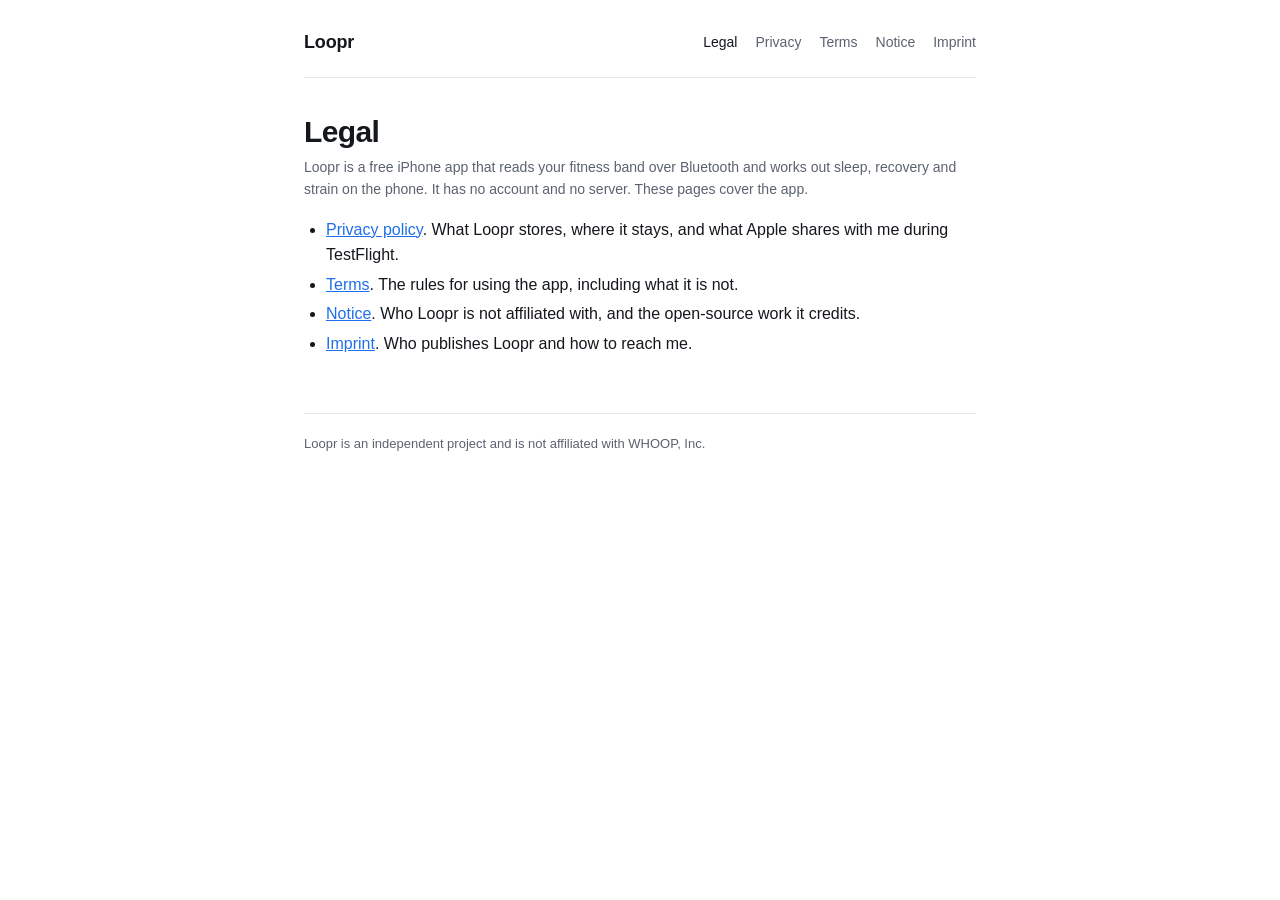
<file: index.html>
<!doctype html>
<html lang="en">
<head>
<meta charset="utf-8">
<meta name="viewport" content="width=device-width, initial-scale=1">
<title>Legal | Loopr</title>
<meta name="description" content="Legal documents for Loopr: privacy policy, terms, notice and imprint.">
<link rel="stylesheet" href="style.css">
</head>
<body>
<div class="wrap">
  <header class="site">
    <a class="brand" href="index.html">Loopr</a>
    <nav class="pages">
      <a href="index.html" aria-current="page">Legal</a>
      <a href="privacy.html">Privacy</a>
      <a href="terms.html">Terms</a>
      <a href="notice.html">Notice</a>
      <a href="imprint.html">Imprint</a>
    </nav>
  </header>
  <main>
    <h1>Legal</h1>
    <p class="meta">Loopr is a free iPhone app that reads your fitness band over Bluetooth and works out sleep, recovery and strain on the phone. It has no account and no server. These pages cover the app.</p>
    <ul><li><a href="privacy.html">Privacy policy</a>. What Loopr stores, where it stays, and what Apple shares with me during TestFlight.</li><li><a href="terms.html">Terms</a>. The rules for using the app, including what it is not.</li><li><a href="notice.html">Notice</a>. Who Loopr is not affiliated with, and the open-source work it credits.</li><li><a href="imprint.html">Imprint</a>. Who publishes Loopr and how to reach me.</li></ul>
  </main>
  <footer class="site">Loopr is an independent project and is not affiliated with WHOOP, Inc.</footer>
</div>
</body>
</html>
</file>
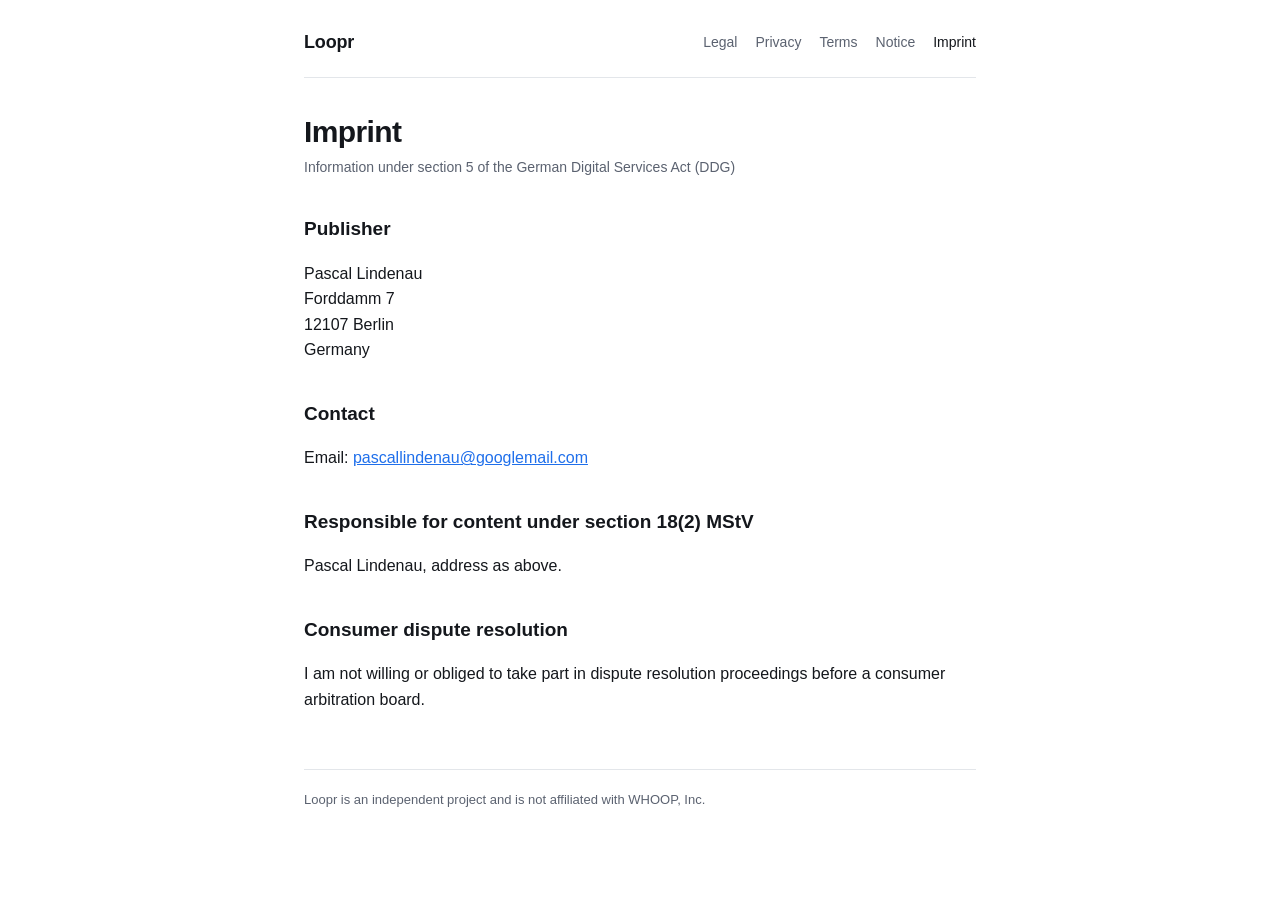
<file: imprint.html>
<!doctype html>
<html lang="en">
<head>
<meta charset="utf-8">
<meta name="viewport" content="width=device-width, initial-scale=1">
<title>Imprint | Loopr</title>
<meta name="description" content="Legal notice for Loopr under section 5 DDG.">
<link rel="stylesheet" href="style.css">
</head>
<body>
<div class="wrap">
  <header class="site">
    <a class="brand" href="index.html">Loopr</a>
    <nav class="pages">
      <a href="index.html">Legal</a>
      <a href="privacy.html">Privacy</a>
      <a href="terms.html">Terms</a>
      <a href="notice.html">Notice</a>
      <a href="imprint.html" aria-current="page">Imprint</a>
    </nav>
  </header>
  <main>
    <h1>Imprint</h1>
    <p class="meta">Information under section 5 of the German Digital Services Act (DDG)</p>
    <h2>Publisher</h2>
    <p>Pascal Lindenau<br>Forddamm 7<br>12107 Berlin<br>Germany</p>
    <h2>Contact</h2>
    <p>Email: <a href="mailto:pascallindenau@googlemail.com">pascallindenau@googlemail.com</a></p>
    <h2>Responsible for content under section 18(2) MStV</h2>
    <p>Pascal Lindenau, address as above.</p>
    <h2>Consumer dispute resolution</h2>
    <p>I am not willing or obliged to take part in dispute resolution proceedings before a consumer arbitration board.</p>
  </main>
  <footer class="site">Loopr is an independent project and is not affiliated with WHOOP, Inc.</footer>
</div>
</body>
</html>
</file>
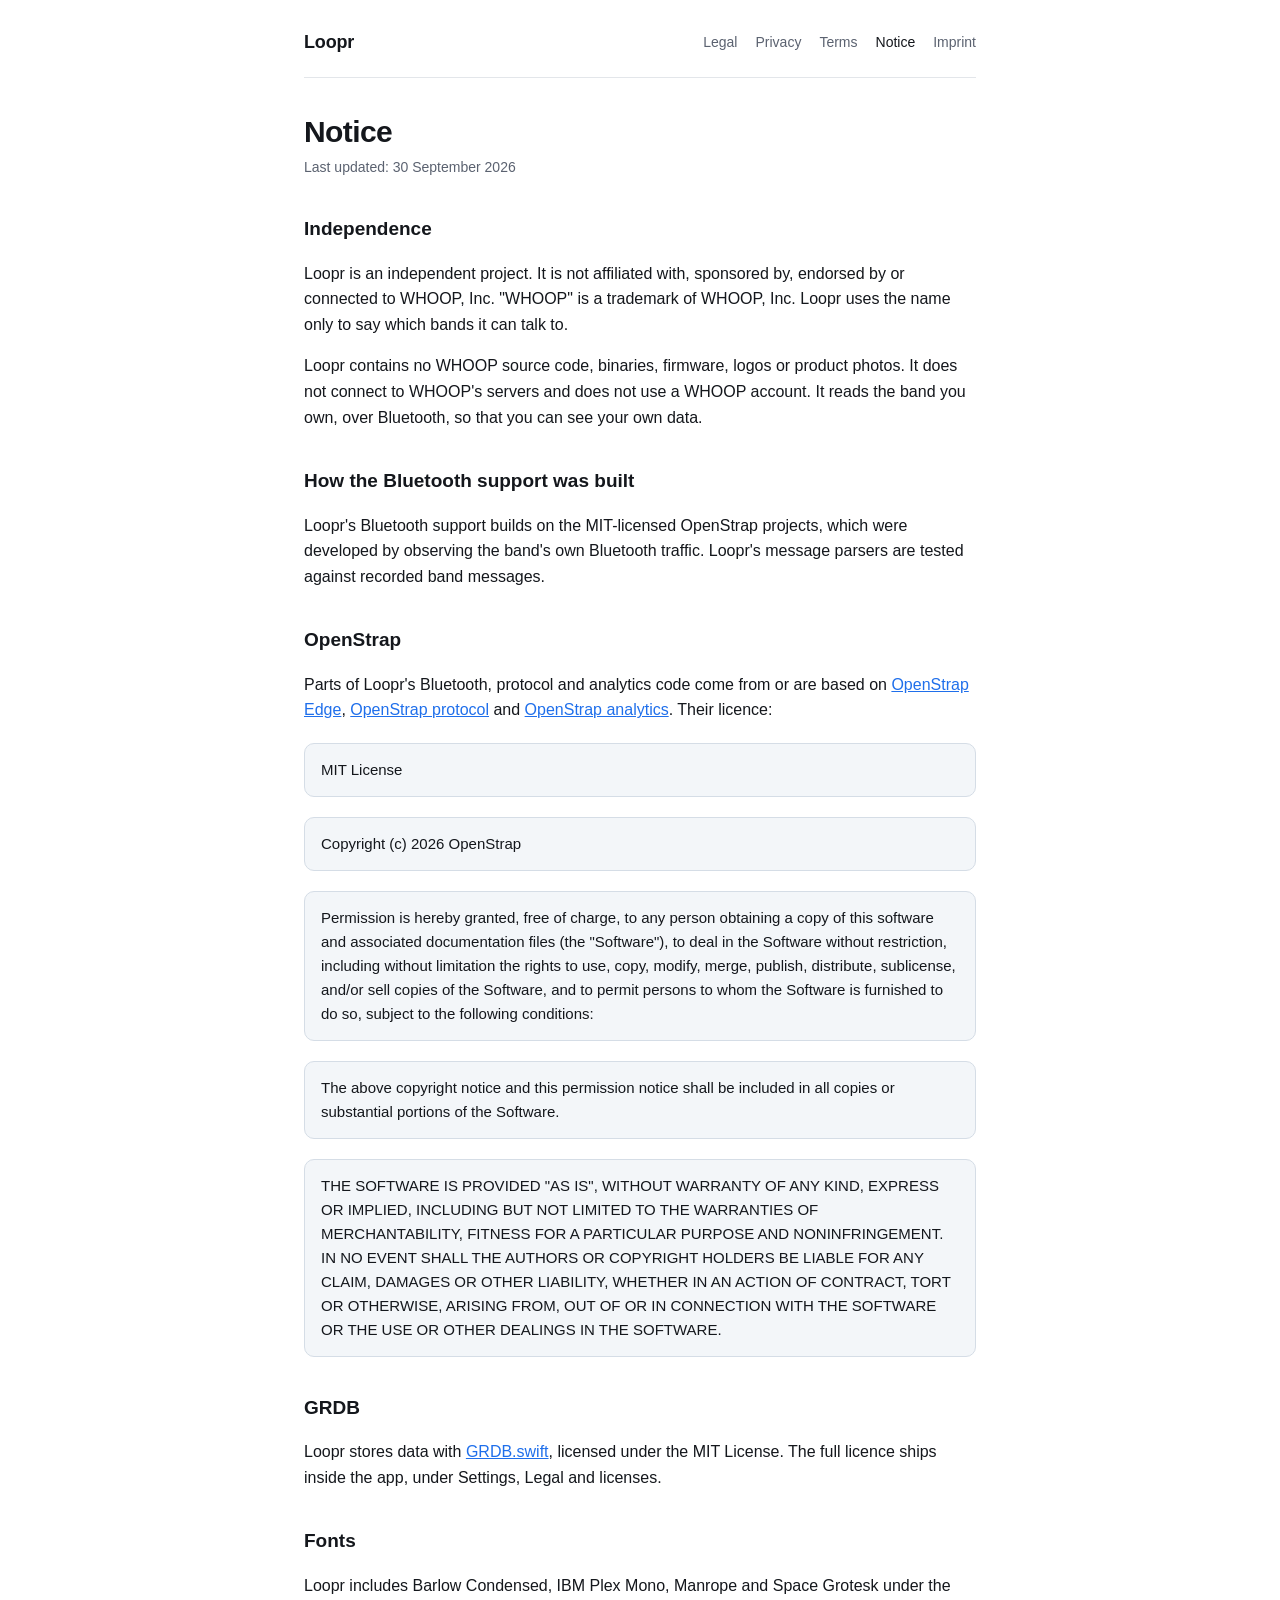
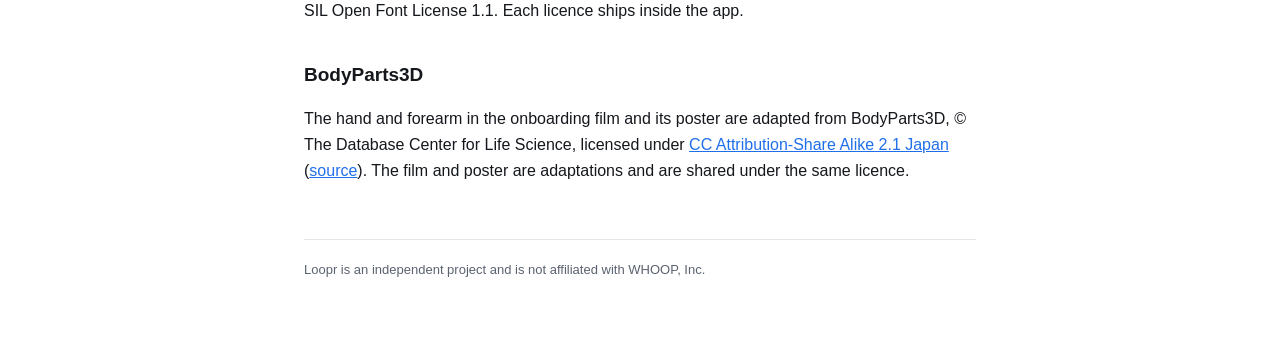
<file: notice.html>
<!doctype html>
<html lang="en">
<head>
<meta charset="utf-8">
<meta name="viewport" content="width=device-width, initial-scale=1">
<title>Notice | Loopr</title>
<meta name="description" content="Independence notice and open-source credits for Loopr.">
<link rel="stylesheet" href="style.css">
</head>
<body>
<div class="wrap">
  <header class="site">
    <a class="brand" href="index.html">Loopr</a>
    <nav class="pages">
      <a href="index.html">Legal</a>
      <a href="privacy.html">Privacy</a>
      <a href="terms.html">Terms</a>
      <a href="notice.html" aria-current="page">Notice</a>
      <a href="imprint.html">Imprint</a>
    </nav>
  </header>
  <main>
    <h1>Notice</h1>
    <p class="meta">Last updated: 30 September 2026</p>
    <h2>Independence</h2>
    <p>Loopr is an independent project. It is not affiliated with, sponsored by, endorsed by or connected to WHOOP, Inc. "WHOOP" is a trademark of WHOOP, Inc. Loopr uses the name only to say which bands it can talk to.</p>
    <p>Loopr contains no WHOOP source code, binaries, firmware, logos or product photos. It does not connect to WHOOP's servers and does not use a WHOOP account. It reads the band you own, over Bluetooth, so that you can see your own data.</p>
    <h2>How the Bluetooth support was built</h2>
    <p>Loopr's Bluetooth support builds on the MIT-licensed OpenStrap projects, which were developed by observing the band's own Bluetooth traffic. Loopr's message parsers are tested against recorded band messages.</p>
    <h2>OpenStrap</h2>
    <p>Parts of Loopr's Bluetooth, protocol and analytics code come from or are based on <a href="https://github.com/OpenStrap/edge">OpenStrap Edge</a>, <a href="https://github.com/OpenStrap/protocol">OpenStrap protocol</a> and <a href="https://github.com/OpenStrap/analytics">OpenStrap analytics</a>. Their licence:</p>
    <div class="banner">MIT License</div>
    <div class="banner">Copyright (c) 2026 OpenStrap</div>
    <div class="banner">Permission is hereby granted, free of charge, to any person obtaining a copy of this software and associated documentation files (the "Software"), to deal in the Software without restriction, including without limitation the rights to use, copy, modify, merge, publish, distribute, sublicense, and/or sell copies of the Software, and to permit persons to whom the Software is furnished to do so, subject to the following conditions:</div>
    <div class="banner">The above copyright notice and this permission notice shall be included in all copies or substantial portions of the Software.</div>
    <div class="banner">THE SOFTWARE IS PROVIDED "AS IS", WITHOUT WARRANTY OF ANY KIND, EXPRESS OR IMPLIED, INCLUDING BUT NOT LIMITED TO THE WARRANTIES OF MERCHANTABILITY, FITNESS FOR A PARTICULAR PURPOSE AND NONINFRINGEMENT. IN NO EVENT SHALL THE AUTHORS OR COPYRIGHT HOLDERS BE LIABLE FOR ANY CLAIM, DAMAGES OR OTHER LIABILITY, WHETHER IN AN ACTION OF CONTRACT, TORT OR OTHERWISE, ARISING FROM, OUT OF OR IN CONNECTION WITH THE SOFTWARE OR THE USE OR OTHER DEALINGS IN THE SOFTWARE.</div>
    <h2>GRDB</h2>
    <p>Loopr stores data with <a href="https://github.com/groue/GRDB.swift">GRDB.swift</a>, licensed under the MIT License. The full licence ships inside the app, under Settings, Legal and licenses.</p>
    <h2>Fonts</h2>
    <p>Loopr includes Barlow Condensed, IBM Plex Mono, Manrope and Space Grotesk under the SIL Open Font License 1.1. Each licence ships inside the app.</p>
    <h2>BodyParts3D</h2>
    <p>The hand and forearm in the onboarding film and its poster are adapted from BodyParts3D, © The Database Center for Life Science, licensed under <a href="https://creativecommons.org/licenses/by-sa/2.1/jp/deed.en">CC Attribution-Share Alike 2.1 Japan</a> (<a href="https://dbarchive.biosciencedbc.jp/en/bodyparts3d/download.html">source</a>). The film and poster are adaptations and are shared under the same licence.</p>
  </main>
  <footer class="site">Loopr is an independent project and is not affiliated with WHOOP, Inc.</footer>
</div>
</body>
</html>
</file>
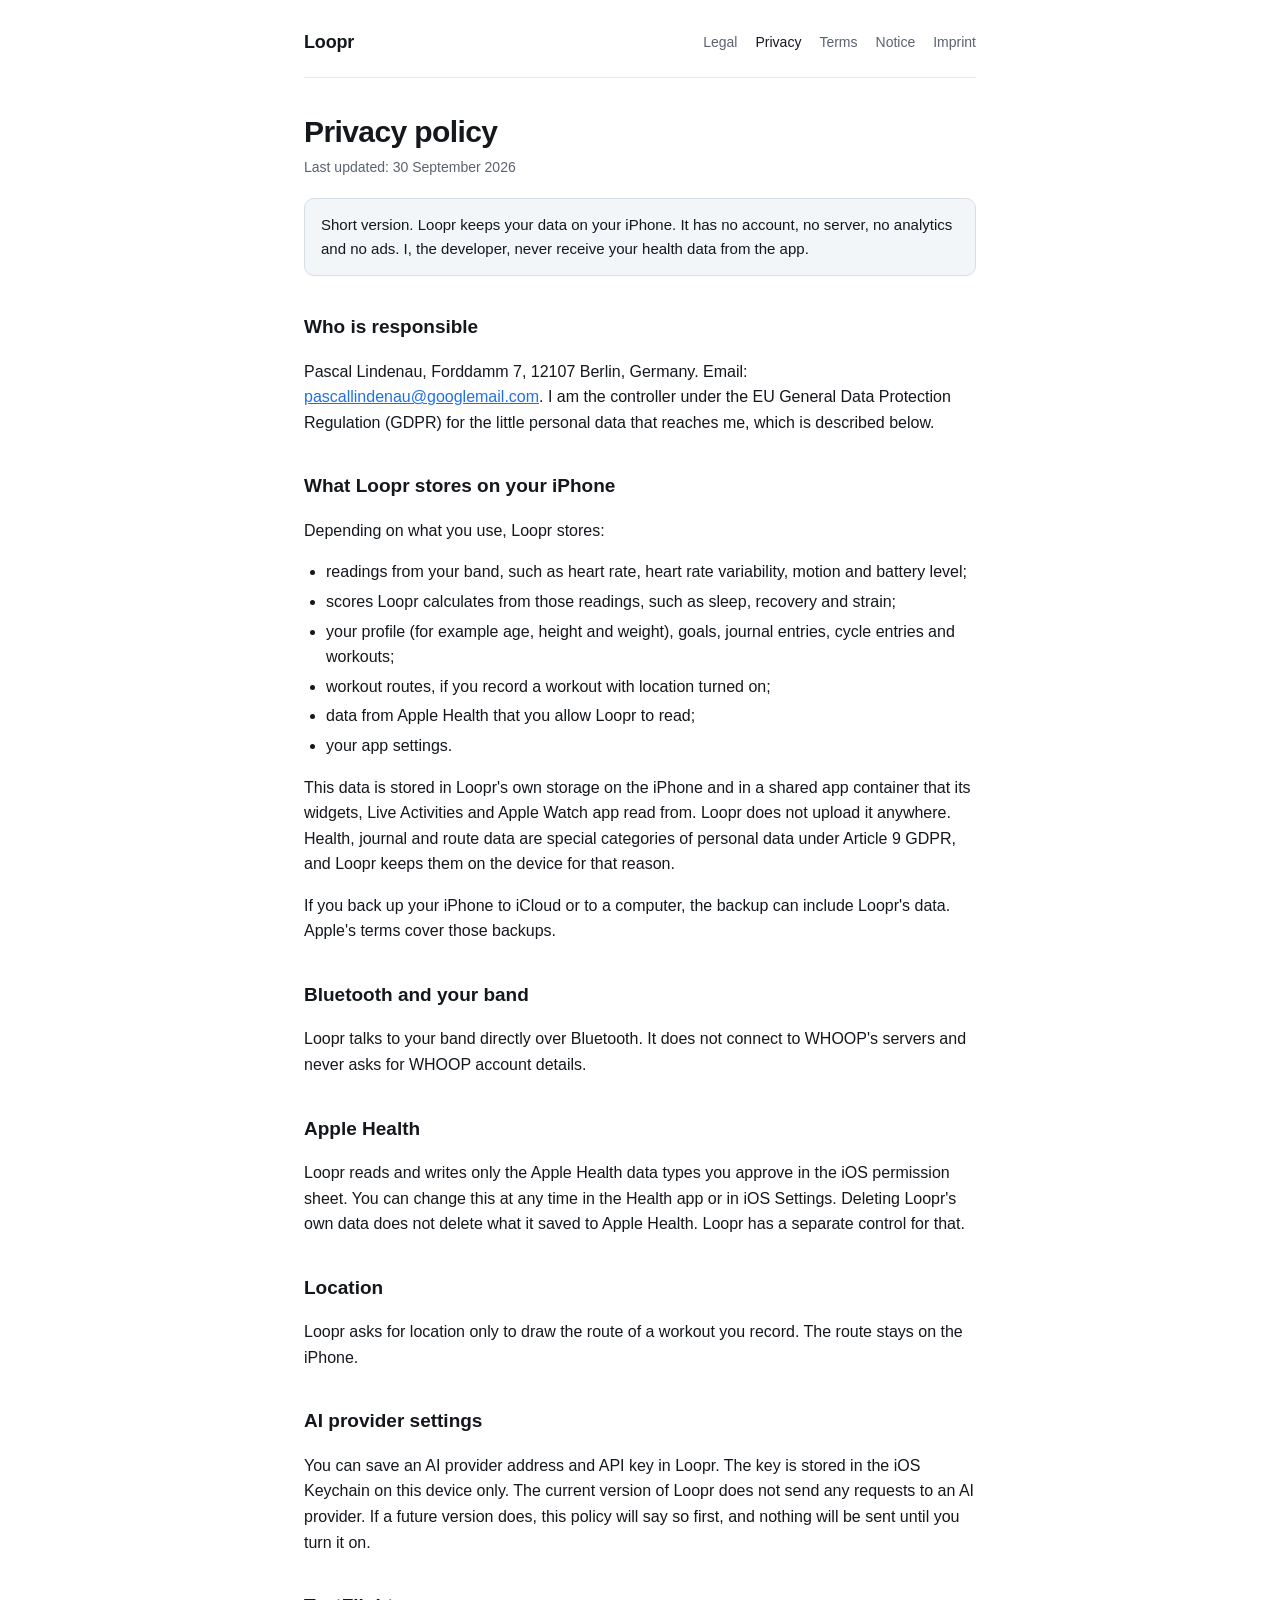
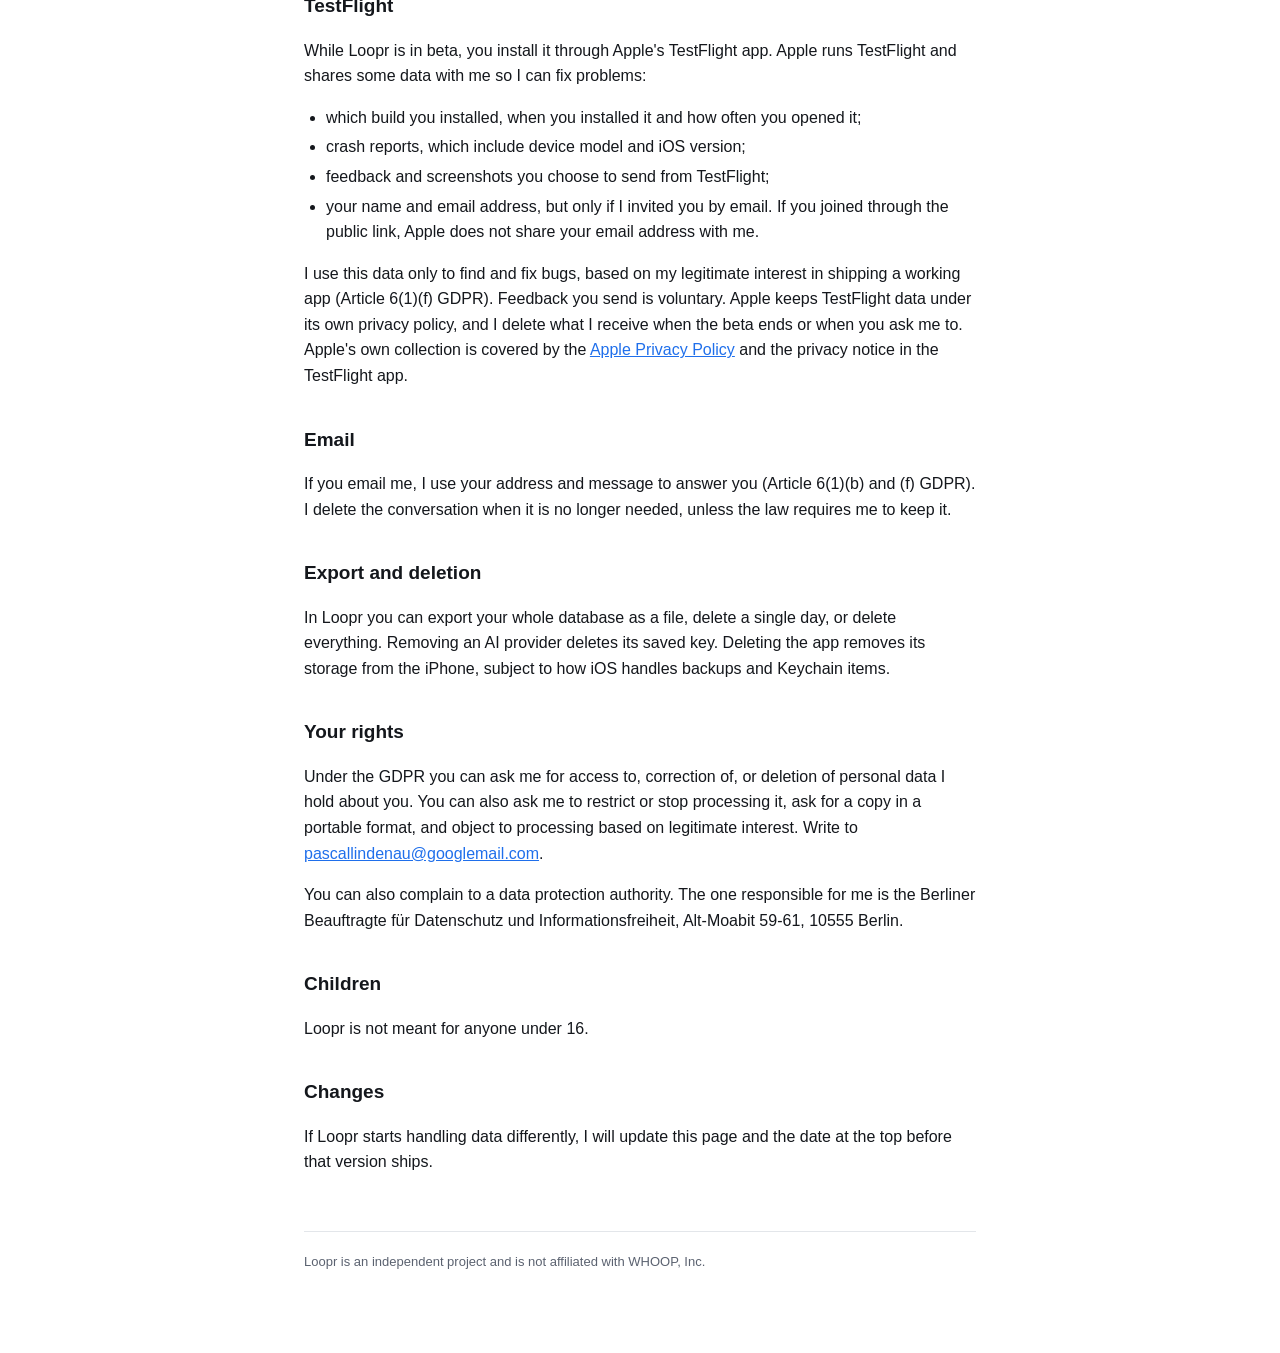
<file: privacy.html>
<!doctype html>
<html lang="en">
<head>
<meta charset="utf-8">
<meta name="viewport" content="width=device-width, initial-scale=1">
<title>Privacy policy | Loopr</title>
<meta name="description" content="How Loopr handles your data. It stays on your iPhone.">
<link rel="stylesheet" href="style.css">
</head>
<body>
<div class="wrap">
  <header class="site">
    <a class="brand" href="index.html">Loopr</a>
    <nav class="pages">
      <a href="index.html">Legal</a>
      <a href="privacy.html" aria-current="page">Privacy</a>
      <a href="terms.html">Terms</a>
      <a href="notice.html">Notice</a>
      <a href="imprint.html">Imprint</a>
    </nav>
  </header>
  <main>
    <h1>Privacy policy</h1>
    <p class="meta">Last updated: 30 September 2026</p>
    <div class="banner">Short version. Loopr keeps your data on your iPhone. It has no account, no server, no analytics and no ads. I, the developer, never receive your health data from the app.</div>
    <h2>Who is responsible</h2>
    <p>Pascal Lindenau, Forddamm 7, 12107 Berlin, Germany. Email: <a href="mailto:pascallindenau@googlemail.com">pascallindenau@googlemail.com</a>. I am the controller under the EU General Data Protection Regulation (GDPR) for the little personal data that reaches me, which is described below.</p>
    <h2>What Loopr stores on your iPhone</h2>
    <p>Depending on what you use, Loopr stores:</p>
    <ul><li>readings from your band, such as heart rate, heart rate variability, motion and battery level;</li><li>scores Loopr calculates from those readings, such as sleep, recovery and strain;</li><li>your profile (for example age, height and weight), goals, journal entries, cycle entries and workouts;</li><li>workout routes, if you record a workout with location turned on;</li><li>data from Apple Health that you allow Loopr to read;</li><li>your app settings.</li></ul>
    <p>This data is stored in Loopr's own storage on the iPhone and in a shared app container that its widgets, Live Activities and Apple Watch app read from. Loopr does not upload it anywhere. Health, journal and route data are special categories of personal data under Article 9 GDPR, and Loopr keeps them on the device for that reason.</p>
    <p>If you back up your iPhone to iCloud or to a computer, the backup can include Loopr's data. Apple's terms cover those backups.</p>
    <h2>Bluetooth and your band</h2>
    <p>Loopr talks to your band directly over Bluetooth. It does not connect to WHOOP's servers and never asks for WHOOP account details.</p>
    <h2>Apple Health</h2>
    <p>Loopr reads and writes only the Apple Health data types you approve in the iOS permission sheet. You can change this at any time in the Health app or in iOS Settings. Deleting Loopr's own data does not delete what it saved to Apple Health. Loopr has a separate control for that.</p>
    <h2>Location</h2>
    <p>Loopr asks for location only to draw the route of a workout you record. The route stays on the iPhone.</p>
    <h2>AI provider settings</h2>
    <p>You can save an AI provider address and API key in Loopr. The key is stored in the iOS Keychain on this device only. The current version of Loopr does not send any requests to an AI provider. If a future version does, this policy will say so first, and nothing will be sent until you turn it on.</p>
    <h2>TestFlight</h2>
    <p>While Loopr is in beta, you install it through Apple's TestFlight app. Apple runs TestFlight and shares some data with me so I can fix problems:</p>
    <ul><li>which build you installed, when you installed it and how often you opened it;</li><li>crash reports, which include device model and iOS version;</li><li>feedback and screenshots you choose to send from TestFlight;</li><li>your name and email address, but only if I invited you by email. If you joined through the public link, Apple does not share your email address with me.</li></ul>
    <p>I use this data only to find and fix bugs, based on my legitimate interest in shipping a working app (Article 6(1)(f) GDPR). Feedback you send is voluntary. Apple keeps TestFlight data under its own privacy policy, and I delete what I receive when the beta ends or when you ask me to. Apple's own collection is covered by the <a href="https://www.apple.com/legal/privacy/">Apple Privacy Policy</a> and the privacy notice in the TestFlight app.</p>
    <h2>Email</h2>
    <p>If you email me, I use your address and message to answer you (Article 6(1)(b) and (f) GDPR). I delete the conversation when it is no longer needed, unless the law requires me to keep it.</p>
    <h2>Export and deletion</h2>
    <p>In Loopr you can export your whole database as a file, delete a single day, or delete everything. Removing an AI provider deletes its saved key. Deleting the app removes its storage from the iPhone, subject to how iOS handles backups and Keychain items.</p>
    <h2>Your rights</h2>
    <p>Under the GDPR you can ask me for access to, correction of, or deletion of personal data I hold about you. You can also ask me to restrict or stop processing it, ask for a copy in a portable format, and object to processing based on legitimate interest. Write to <a href="mailto:pascallindenau@googlemail.com">pascallindenau@googlemail.com</a>.</p>
    <p>You can also complain to a data protection authority. The one responsible for me is the Berliner Beauftragte für Datenschutz und Informationsfreiheit, Alt-Moabit 59-61, 10555 Berlin.</p>
    <h2>Children</h2>
    <p>Loopr is not meant for anyone under 16.</p>
    <h2>Changes</h2>
    <p>If Loopr starts handling data differently, I will update this page and the date at the top before that version ships.</p>
  </main>
  <footer class="site">Loopr is an independent project and is not affiliated with WHOOP, Inc.</footer>
</div>
</body>
</html>
</file>
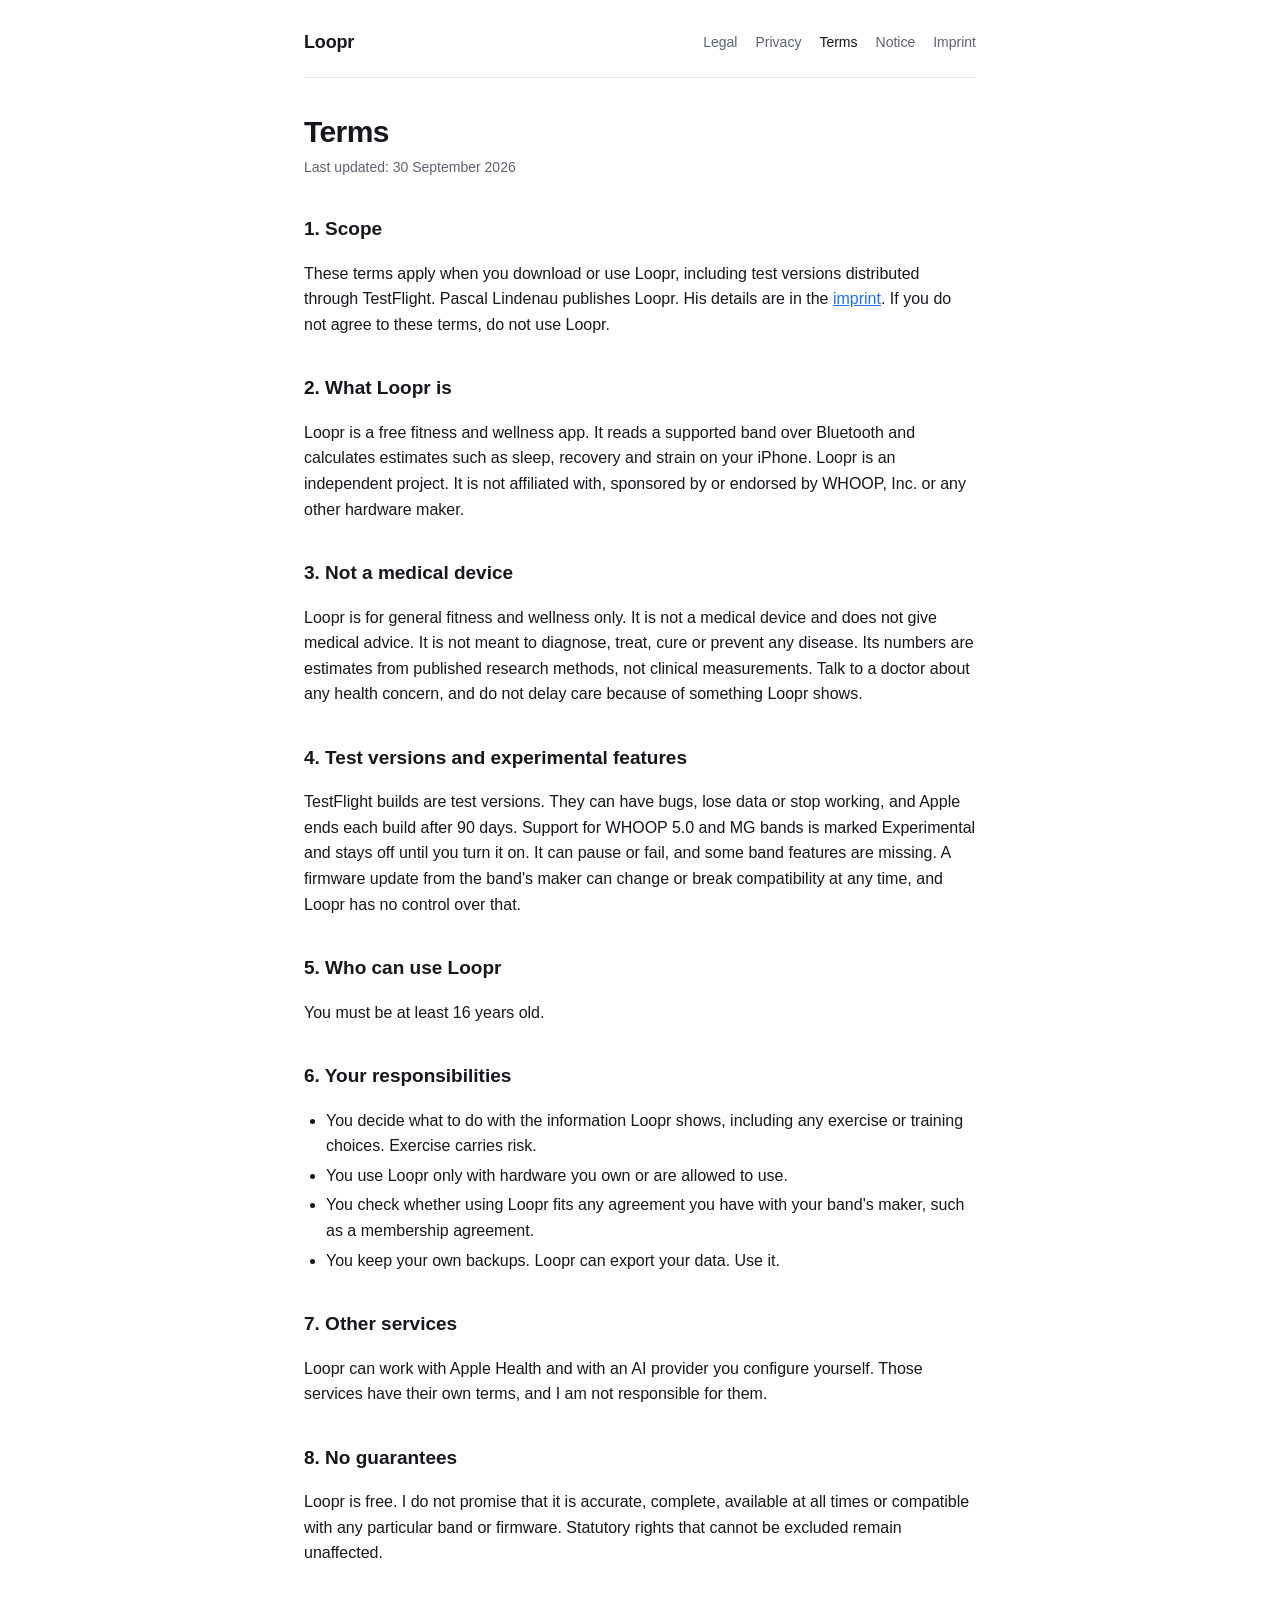
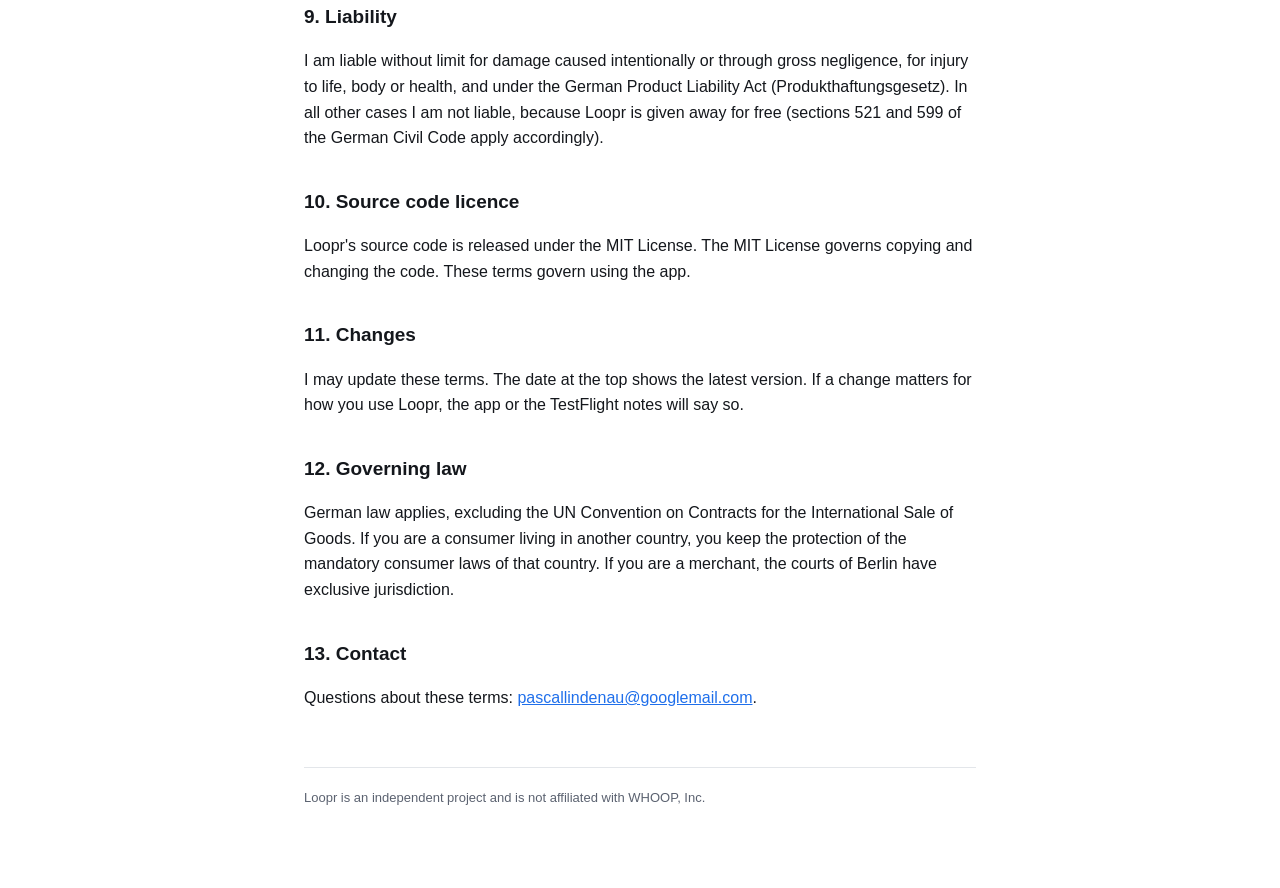
<file: terms.html>
<!doctype html>
<html lang="en">
<head>
<meta charset="utf-8">
<meta name="viewport" content="width=device-width, initial-scale=1">
<title>Terms | Loopr</title>
<meta name="description" content="Terms for using the Loopr app.">
<link rel="stylesheet" href="style.css">
</head>
<body>
<div class="wrap">
  <header class="site">
    <a class="brand" href="index.html">Loopr</a>
    <nav class="pages">
      <a href="index.html">Legal</a>
      <a href="privacy.html">Privacy</a>
      <a href="terms.html" aria-current="page">Terms</a>
      <a href="notice.html">Notice</a>
      <a href="imprint.html">Imprint</a>
    </nav>
  </header>
  <main>
    <h1>Terms</h1>
    <p class="meta">Last updated: 30 September 2026</p>
    <h2>1. Scope</h2>
    <p>These terms apply when you download or use Loopr, including test versions distributed through TestFlight. Pascal Lindenau publishes Loopr. His details are in the <a href="imprint.html">imprint</a>. If you do not agree to these terms, do not use Loopr.</p>
    <h2>2. What Loopr is</h2>
    <p>Loopr is a free fitness and wellness app. It reads a supported band over Bluetooth and calculates estimates such as sleep, recovery and strain on your iPhone. Loopr is an independent project. It is not affiliated with, sponsored by or endorsed by WHOOP, Inc. or any other hardware maker.</p>
    <h2>3. Not a medical device</h2>
    <p>Loopr is for general fitness and wellness only. It is not a medical device and does not give medical advice. It is not meant to diagnose, treat, cure or prevent any disease. Its numbers are estimates from published research methods, not clinical measurements. Talk to a doctor about any health concern, and do not delay care because of something Loopr shows.</p>
    <h2>4. Test versions and experimental features</h2>
    <p>TestFlight builds are test versions. They can have bugs, lose data or stop working, and Apple ends each build after 90 days. Support for WHOOP 5.0 and MG bands is marked Experimental and stays off until you turn it on. It can pause or fail, and some band features are missing. A firmware update from the band's maker can change or break compatibility at any time, and Loopr has no control over that.</p>
    <h2>5. Who can use Loopr</h2>
    <p>You must be at least 16 years old.</p>
    <h2>6. Your responsibilities</h2>
    <ul><li>You decide what to do with the information Loopr shows, including any exercise or training choices. Exercise carries risk.</li><li>You use Loopr only with hardware you own or are allowed to use.</li><li>You check whether using Loopr fits any agreement you have with your band's maker, such as a membership agreement.</li><li>You keep your own backups. Loopr can export your data. Use it.</li></ul>
    <h2>7. Other services</h2>
    <p>Loopr can work with Apple Health and with an AI provider you configure yourself. Those services have their own terms, and I am not responsible for them.</p>
    <h2>8. No guarantees</h2>
    <p>Loopr is free. I do not promise that it is accurate, complete, available at all times or compatible with any particular band or firmware. Statutory rights that cannot be excluded remain unaffected.</p>
    <h2>9. Liability</h2>
    <p>I am liable without limit for damage caused intentionally or through gross negligence, for injury to life, body or health, and under the German Product Liability Act (Produkthaftungsgesetz). In all other cases I am not liable, because Loopr is given away for free (sections 521 and 599 of the German Civil Code apply accordingly).</p>
    <h2>10. Source code licence</h2>
    <p>Loopr's source code is released under the MIT License. The MIT License governs copying and changing the code. These terms govern using the app.</p>
    <h2>11. Changes</h2>
    <p>I may update these terms. The date at the top shows the latest version. If a change matters for how you use Loopr, the app or the TestFlight notes will say so.</p>
    <h2>12. Governing law</h2>
    <p>German law applies, excluding the UN Convention on Contracts for the International Sale of Goods. If you are a consumer living in another country, you keep the protection of the mandatory consumer laws of that country. If you are a merchant, the courts of Berlin have exclusive jurisdiction.</p>
    <h2>13. Contact</h2>
    <p>Questions about these terms: <a href="mailto:pascallindenau@googlemail.com">pascallindenau@googlemail.com</a>.</p>
  </main>
  <footer class="site">Loopr is an independent project and is not affiliated with WHOOP, Inc.</footer>
</div>
</body>
</html>
</file>
<file: style.css>
/* Loopr legal pages. Shared by every page; no build step at serve time. */
:root {
  --bg: #ffffff; --fg: #14171c; --muted: #5b6270; --border: #e3e6ea;
  --banner-bg: #f3f6f9; --banner-border: #d5dde6; --link: #1f6feb;
}
@media (prefers-color-scheme: dark) {
  :root {
    --bg: #0a0d11; --fg: #e9edf2; --muted: #9aa3b0; --border: #222831;
    --banner-bg: #12171e; --banner-border: #2a323d; --link: #7ab4ff;
  }
}
* { box-sizing: border-box; }
html { color-scheme: light dark; }
body {
  margin: 0; background: var(--bg); color: var(--fg);
  font-family: -apple-system, BlinkMacSystemFont, "Segoe UI", Inter, Roboto, Helvetica, Arial, sans-serif;
  line-height: 1.6; font-size: 16px; -webkit-font-smoothing: antialiased; overflow-wrap: break-word;
}
.wrap { max-width: 720px; margin: 0 auto; padding: 0 24px 80px; }
header.site {
  display: flex; align-items: center; justify-content: space-between; gap: 16px;
  flex-wrap: wrap; padding: 28px 0 20px; margin-bottom: 36px; border-bottom: 1px solid var(--border);
}
.brand { font-weight: 700; font-size: 18px; color: var(--fg); text-decoration: none; letter-spacing: -0.01em; }
nav.pages { display: flex; gap: 18px; flex-wrap: wrap; font-size: 14px; }
nav.pages a { color: var(--muted); text-decoration: none; }
nav.pages a[aria-current="page"], nav.pages a:hover { color: var(--fg); }
h1 { font-size: 30px; line-height: 1.2; margin: 0 0 6px; letter-spacing: -0.02em; }
h2 { font-size: 19px; margin: 36px 0 8px; }
p, li { color: var(--fg); }
.meta { color: var(--muted); font-size: 14px; margin-top: 0; }
a { color: var(--link); }
ul { padding-left: 22px; }
li { margin: 4px 0; }
.banner {
  background: var(--banner-bg); border: 1px solid var(--banner-border); border-radius: 10px;
  padding: 14px 16px; margin: 20px 0; font-size: 15px;
}
footer.site { margin-top: 56px; padding-top: 20px; border-top: 1px solid var(--border); color: var(--muted); font-size: 13px; }
</file>
